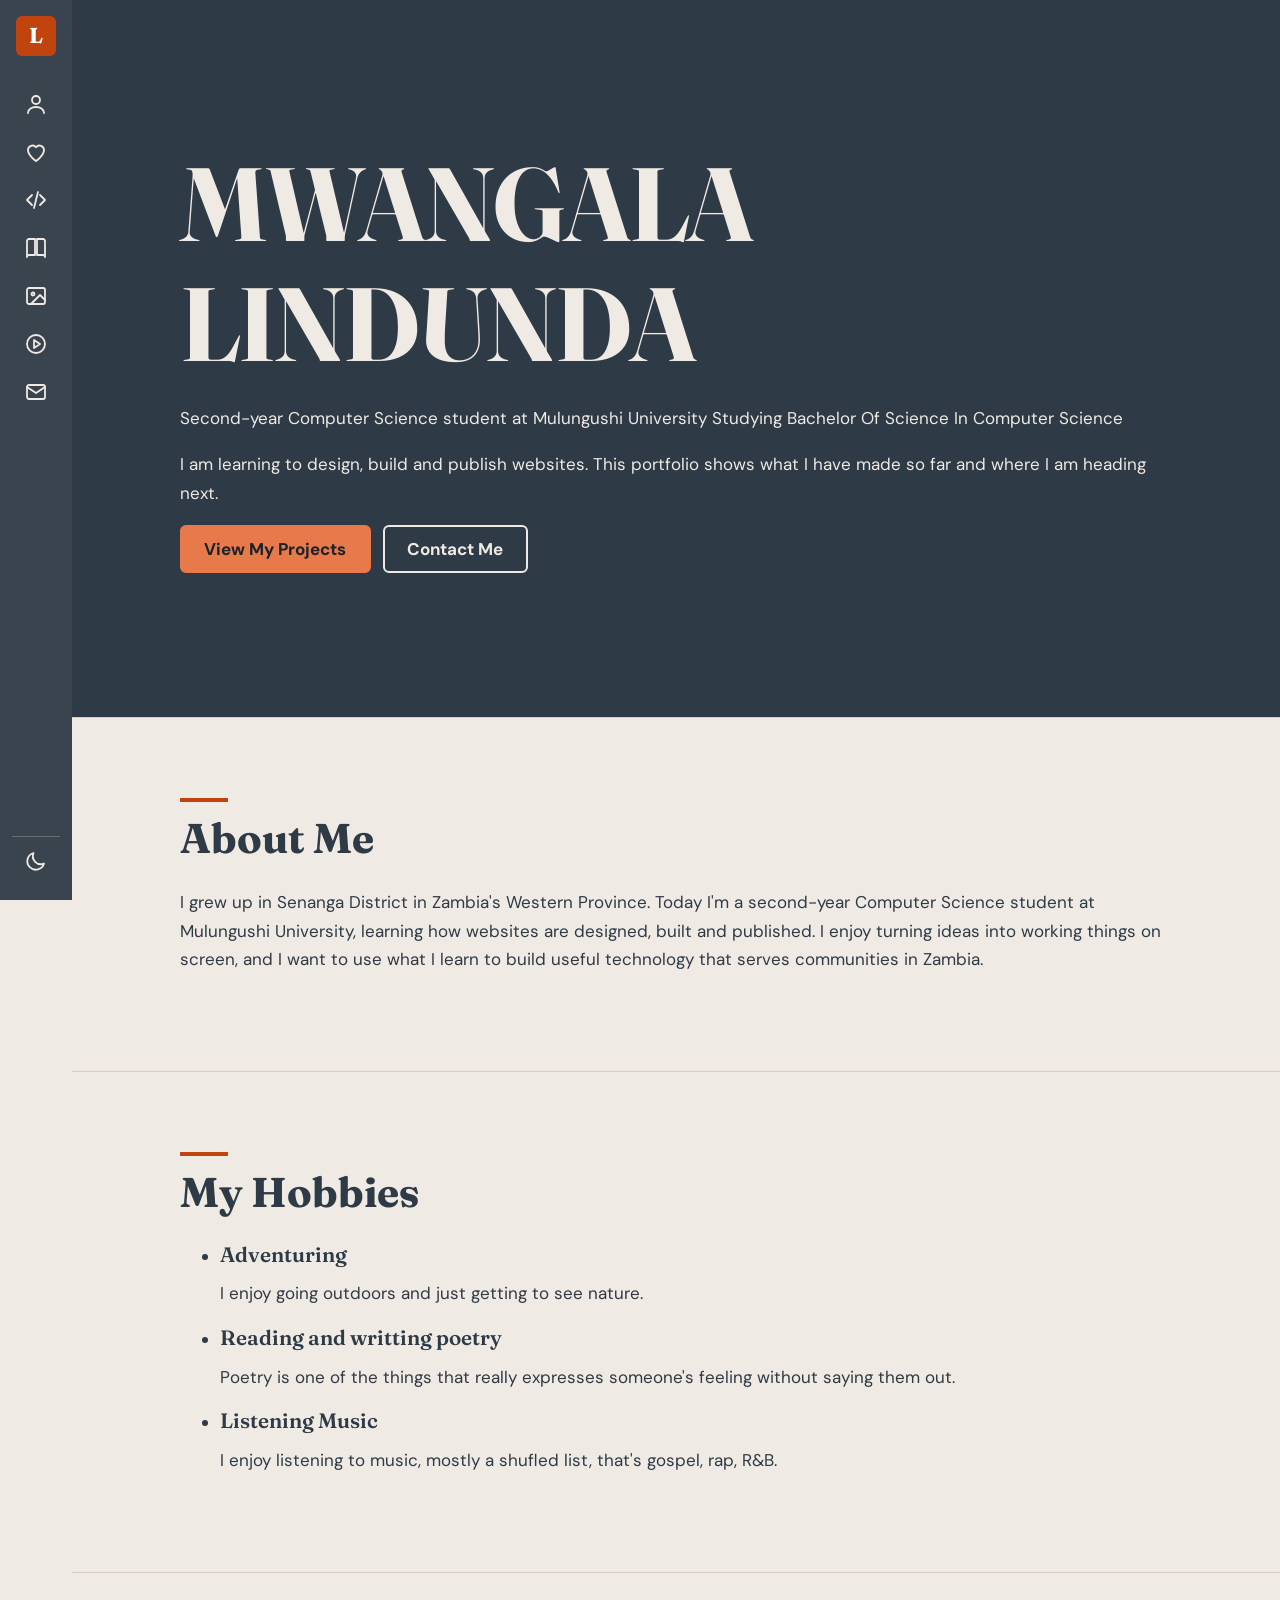
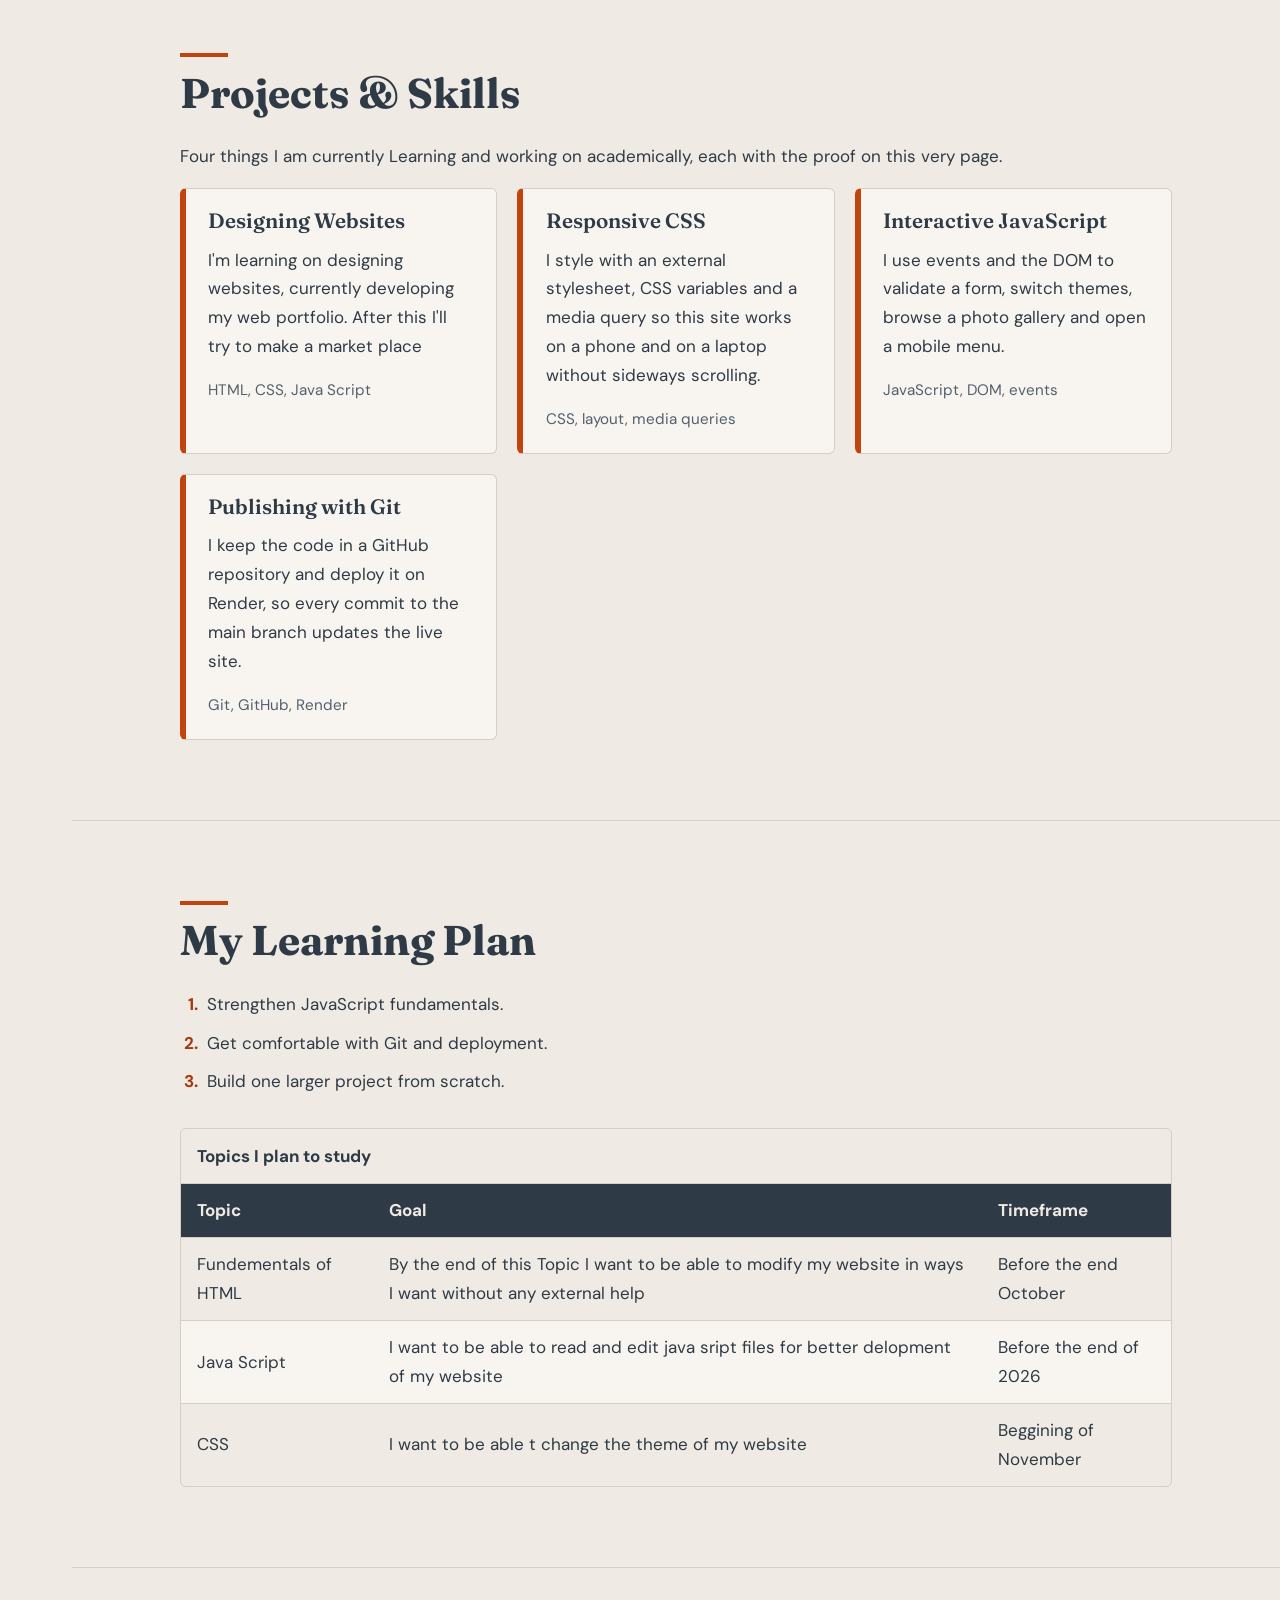
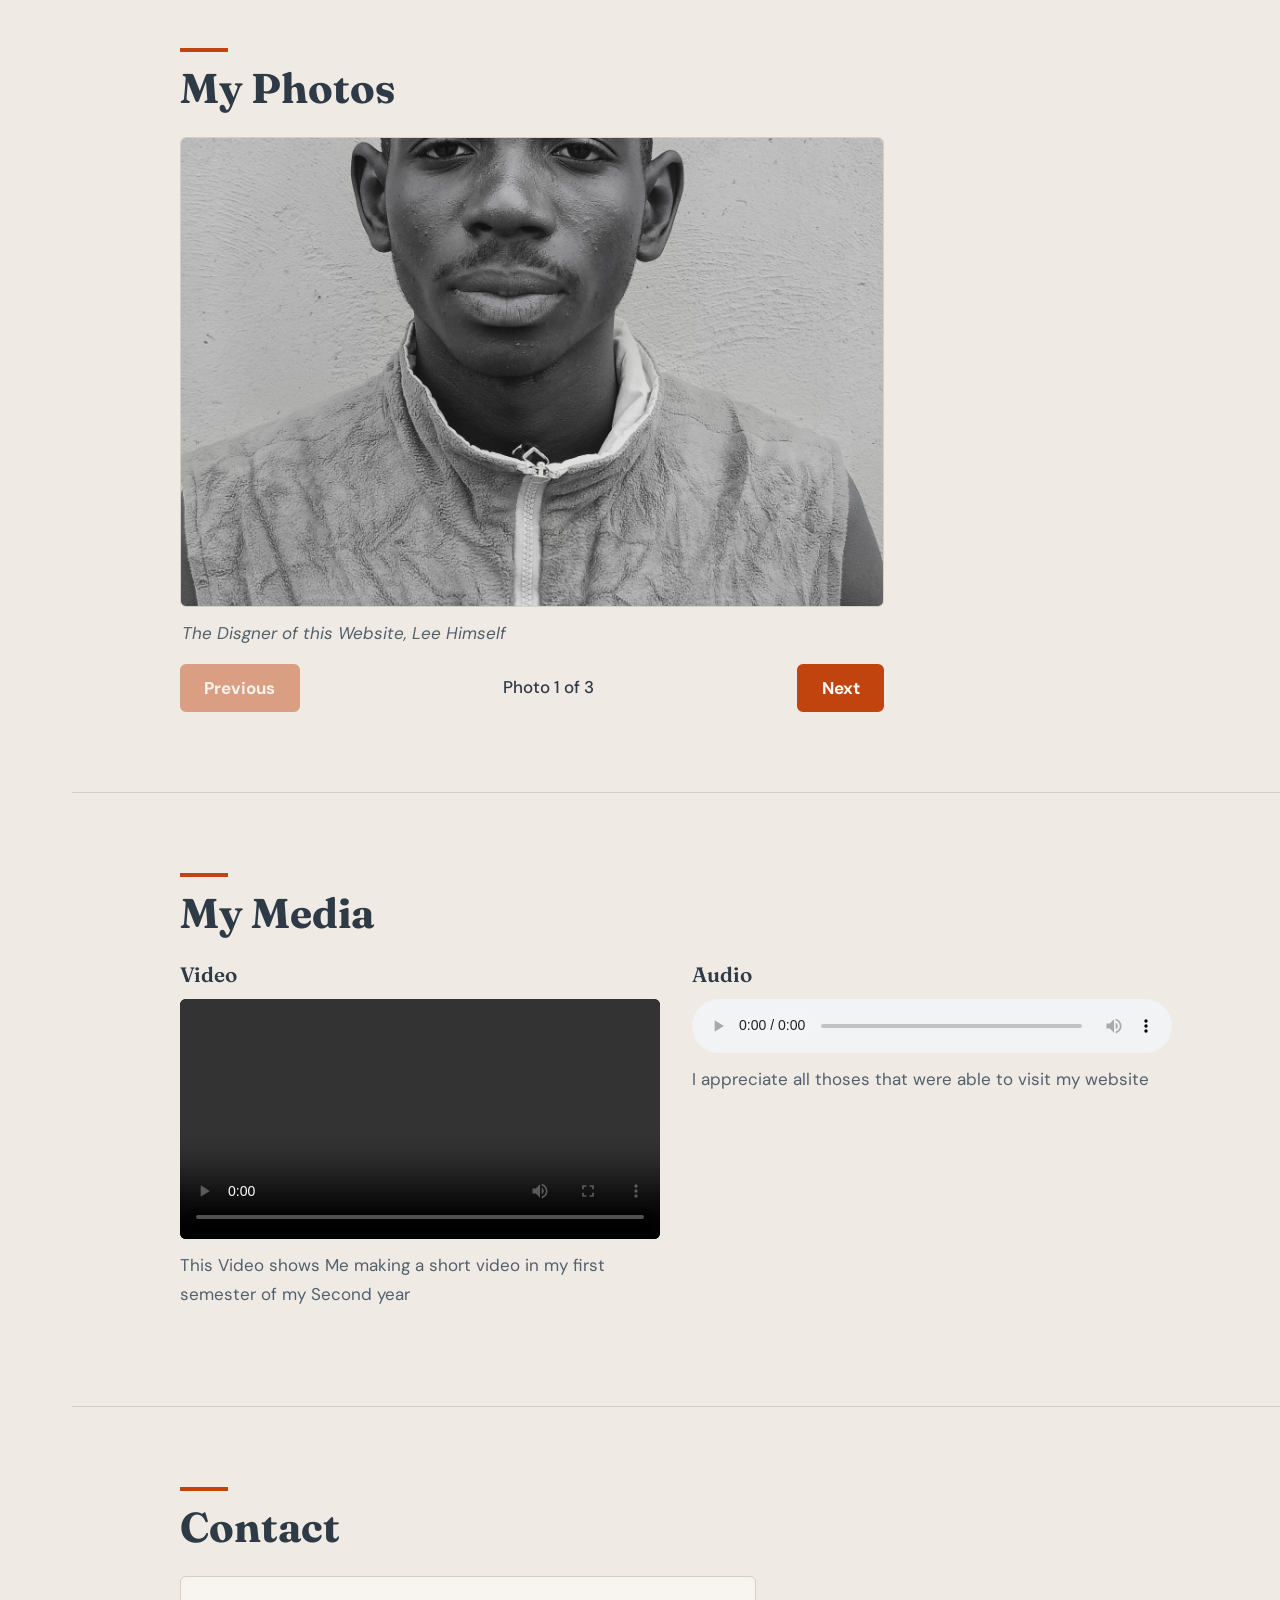
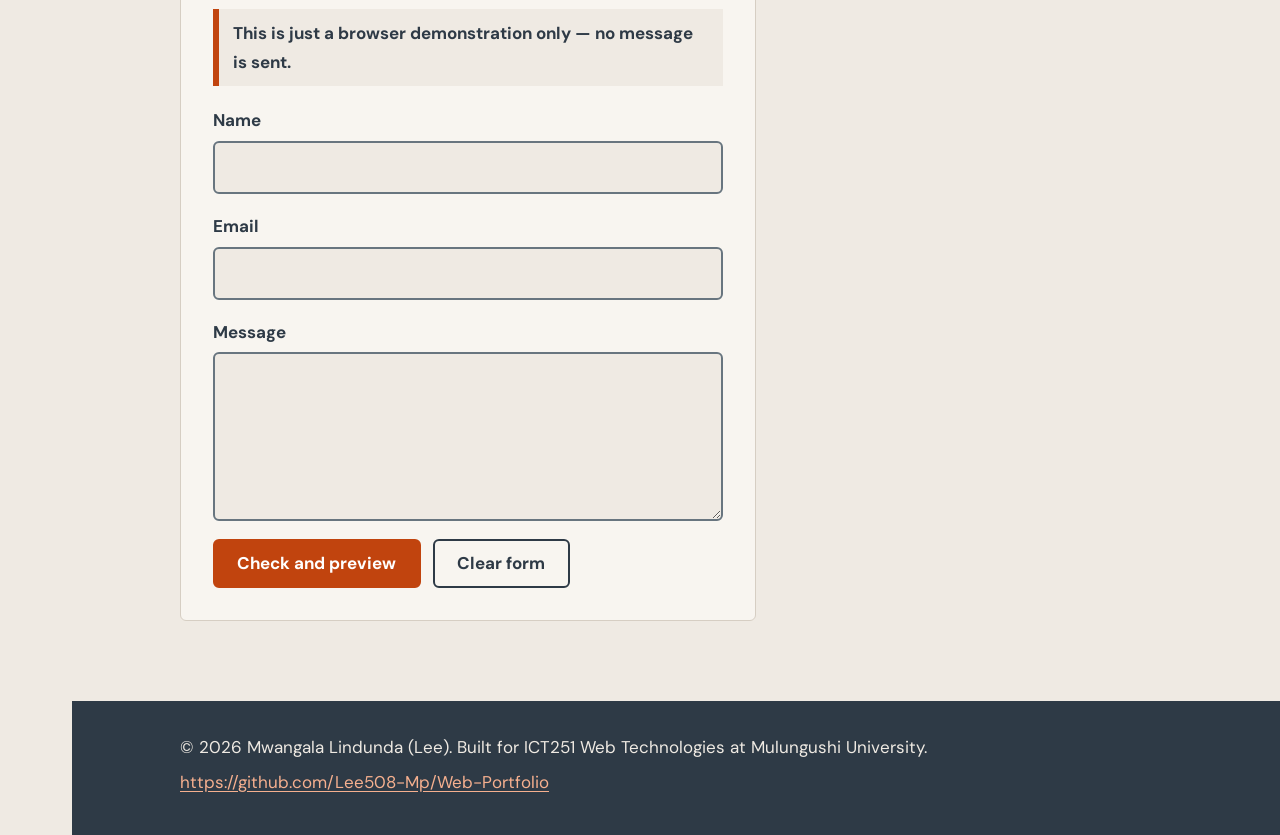
<file: index.html>
<!DOCTYPE html>
<html lang="en">
<head>
  <meta charset="UTF-8">
  <meta name="viewport" content="width=device-width, initial-scale=1">
  <title>Lee | Computer Science Portfolio</title>
  <meta name="description" content="Personal portfolio of a second-year Computer Science student at Mulungushi University.">

  <!-- Fonts: Fraunces (serif headings) + DM Sans (body). The CSS has fallbacks if they fail to load. -->
  <link rel="preconnect" href="https://fonts.googleapis.com">
  <link rel="preconnect" href="https://fonts.gstatic.com" crossorigin>
  <link href="https://fonts.googleapis.com/css2?family=DM+Sans:wght@400;500;700&family=Fraunces:opsz,wght@9..144,600;9..144,700&display=swap" rel="stylesheet">

  <link rel="stylesheet" href="css/styles.css">
  <script src="js/script.js" defer></script>
</head>
<body>

  <!-- Icon sprite: each <symbol> is reused by the nav with <use href="#id"> -->
  <svg width="0" height="0" style="position:absolute" aria-hidden="true" focusable="false">
    <symbol id="i-user" viewBox="0 0 24 24"><circle cx="12" cy="8" r="4"/><path d="M4 21c0-4 4-6 8-6s8 2 8 6"/></symbol>
    <symbol id="i-heart" viewBox="0 0 24 24"><path d="M12 21s-8-5.5-8-11a4.5 4.5 0 0 1 8-2.8A4.5 4.5 0 0 1 20 10c0 5.5-8 11-8 11z"/></symbol>
    <symbol id="i-code" viewBox="0 0 24 24"><polyline points="8 7 3 12 8 17"/><polyline points="16 7 21 12 16 17"/><line x1="14" y1="4" x2="10" y2="20"/></symbol>
    <symbol id="i-book" viewBox="0 0 24 24"><path d="M3 5a2 2 0 0 1 2-2h6v16H5a2 2 0 0 0-2 2z"/><path d="M21 5a2 2 0 0 0-2-2h-6v16h6a2 2 0 0 1 2 2z"/></symbol>
    <symbol id="i-image" viewBox="0 0 24 24"><rect x="3" y="4" width="18" height="16" rx="2"/><circle cx="9" cy="10" r="1.5"/><path d="M21 16l-5-5-9 9"/></symbol>
    <symbol id="i-play" viewBox="0 0 24 24"><circle cx="12" cy="12" r="9"/><polygon points="10 8 16 12 10 16"/></symbol>
    <symbol id="i-mail" viewBox="0 0 24 24"><rect x="3" y="5" width="18" height="14" rx="2"/><polyline points="3 7 12 13 21 7"/></symbol>
    <symbol id="i-moon" viewBox="0 0 24 24"><path d="M20 14.5A8 8 0 0 1 9.5 4 8.5 8.5 0 1 0 20 14.5z"/></symbol>
    <symbol id="i-sun" viewBox="0 0 24 24"><circle cx="12" cy="12" r="4"/><path d="M12 2v2M12 20v2M4.9 4.9l1.4 1.4M17.7 17.7l1.4 1.4M2 12h2M20 12h2M4.9 19.1l1.4-1.4M17.7 6.3l1.4-1.4"/></symbol>
  </svg>

  <a class="skip-link" href="#main">Skip to main content</a>

  <!-- ===== HEADER + NAVIGATION ===== -->
  <header class="site-header">
    <a class="brand" href="#home" aria-label="Back to the top of the page">L</a>

    <!-- Mobile navigation button (hidden on wide screens by CSS) -->
    <button class="nav-toggle" id="nav-toggle" type="button" aria-expanded="false" aria-controls="site-nav">
      <span class="nav-toggle__bars" aria-hidden="true"></span>
      <span class="nav-toggle__label">Menu</span>
    </button>

    <nav class="site-nav" id="site-nav" aria-label="Main navigation">
      <ul>
        <li><a href="#about"><svg class="icon" aria-hidden="true"><use href="#i-user"/></svg><span class="label">About Me</span></a></li>
        <li><a href="#hobbies"><svg class="icon" aria-hidden="true"><use href="#i-heart"/></svg><span class="label">My Hobbies</span></a></li>
        <li><a href="#projects"><svg class="icon" aria-hidden="true"><use href="#i-code"/></svg><span class="label">Projects &amp; Skills</span></a></li>
        <li><a href="#learning"><svg class="icon" aria-hidden="true"><use href="#i-book"/></svg><span class="label">My Learning Plan</span></a></li>
        <li><a href="#photos"><svg class="icon" aria-hidden="true"><use href="#i-image"/></svg><span class="label">My Photos</span></a></li>
        <li><a href="#media"><svg class="icon" aria-hidden="true"><use href="#i-play"/></svg><span class="label">My Media</span></a></li>
        <li><a href="#contact"><svg class="icon" aria-hidden="true"><use href="#i-mail"/></svg><span class="label">Contact</span></a></li>
      </ul>
      <!-- Theme switch (feature 2) -->
      <button class="theme-toggle" id="theme-toggle" type="button">
        <svg class="icon" aria-hidden="true"><use href="#i-moon"/></svg>
        <span class="label" id="theme-label">Dark mode</span>
      </button>
    </nav>
  </header>

  <main id="main" tabindex="-1">

    <!-- ===== INTRODUCTION (hero) ===== -->
    <section id="home" aria-labelledby="hero-title">
      <!-- REPLACE: put your full name in the h1 (keep it the ONLY h1 on the page) -->
      <h1 id="Name">MWANGALA LINDUNDA</h1>
      <p class="Where I am">Second-year Computer Science student at Mulungushi University Studying Bachelor Of Science In Computer Science</p>
      <!-- REPLACE: write your own short introduction -->
      <p class="Currently Doing">I am learning to design, build and publish websites. This portfolio shows what I have made so far and where I am heading next.</p>
      <div class="hero__actions">
        <a class="btn" href="#projects">View My Projects</a>
        <a class="btn btn--ghost" href="#contact">Contact Me</a>
      </div>
    </section>

    <!-- ===== ABOUT ME ===== -->
    <section id="about" aria-labelledby="about-title">
      <h2 id="Short Summary about Me">About Me</h2>
      <!-- REPLACE: paste your own Activity 2 About Me paragraph (at least 50 words) -->
      <p>I grew up in Senanga District in Zambia's Western Province. Today I'm a second-year Computer Science student at Mulungushi University, learning how websites are designed, built and published. I enjoy turning ideas into working things on screen, and I want to use what I learn to build useful technology that serves communities in Zambia.</p>
    </section>

    <!-- ===== HOBBIES ===== -->
    <section id="hobbies" aria-labelledby="hobbies-title">
      <h2 id="hobbies-title">My Hobbies</h2>
      <!-- REPLACE: your three hobbies from Activity 2 -->
      <ul class="Top 3 Hobbies-list">
        <li>
          <h3>Adventuring</h3>
          <p>I enjoy going outdoors and just getting to see nature.</p>
        </li>
        <li>
          <h3>Reading and writting poetry</h3>
          <p>Poetry is one of the things that really expresses someone's feeling without saying them out.</p>
        </li>
        <li>
          <h3>Listening Music</h3>
          <p>I enjoy listening to music, mostly a shufled list, that's gospel, rap, R&B.</p>
        </li>
      </ul>
    </section>

    <!-- ===== PROJECTS / SKILLS (new for Activity 3) ===== -->
    <section id="projects" aria-labelledby="projects-title">
      <h2 id="Things I'm currently working on">Projects &amp; Skills</h2>
      <p>Four things I am currently Learning and working on academically, each with the proof on this very page.</p>
      <div class="project-grid">
        <article class="project">
          <h3>Designing Websites</h3>
          <p>I'm learning on designing websites, currently developing my web portfolio. After this I'll try to make a market place</p>
          <p class="project__tags">HTML, CSS, Java Script</p>
        </article>
        <article class="project">
          <h3>Responsive CSS</h3>
          <p>I style with an external stylesheet, CSS variables and a media query so this site works on a phone and on a laptop without sideways scrolling.</p>
          <p class="project__tags">CSS, layout, media queries</p>
        </article>
        <article class="project">
          <h3>Interactive JavaScript</h3>
          <p>I use events and the DOM to validate a form, switch themes, browse a photo gallery and open a mobile menu.</p>
          <p class="project__tags">JavaScript, DOM, events</p>
        </article>
        <article class="project">
          <h3>Publishing with Git</h3>
          <p>I keep the code in a GitHub repository and deploy it on Render, so every commit to the main branch updates the live site.</p>
          <p class="project__tags">Git, GitHub, Render</p>
        </article>
      </div>
    </section>

    <!-- ===== LEARNING PLAN ===== -->
    <section id="learning" aria-labelledby="learning-title">
      <h2 id="learning-title">My Learning Plan</h2>
      <!-- REPLACED: three learning steps from Activity 2 -->
      <ol class="steps">
        <li>Strengthen JavaScript fundamentals.</li>
        <li>Get comfortable with Git and deployment.</li>
        <li>Build one larger project from scratch.</li>
      </ol>
      <!-- REPLACE: keep at least three data rows; use your own topics -->
      <div class="table-wrap">
        <table>
          <caption>Topics I plan to study</caption>
          <thead>
            <tr>
              <th scope="col">Topic</th>
              <th scope="col">Goal</th>
              <th scope="col">Timeframe</th>
            </tr>
          </thead>
          <tbody>
            <tr>
              <td>Fundementals of HTML</td>
              <td>By the end of this Topic I want to be able to modify my website in ways I want without any external help</td>
              <td>Before the end October</td>
            </tr>
            <tr>
              <td>Java Script</td>
              <td>I want to be able to read and edit java sript files for better delopment of my website</td>
              <td>Before the end of 2026</td>
            </tr>
            <tr>
              <td>CSS</td>
              <td>I want to be able t change the theme of my website</td>
              <td>Beggining of November</td>
            </tr>
          </tbody>
        </table>
      </div>
    </section>

    <!-- ===== PHOTOS + GALLERY VIEWER (feature 3) ===== -->
    <section id="photos" aria-labelledby="photos-title">
      <h2 id="photos-title">My Photos</h2>
      <!-- REPLACE: src, alt and caption for each of your three photos. Filenames must match the images folder exactly (lowercase). -->
      <div class="gallery" id="gallery">
        <figure class="gallery__item is-active">
          <img src="images/photo1.jpg" alt="[Caption describes whats in the photo]">
          <figcaption>The Disgner of this Website, Lee Himself</figcaption>
        </figure>
        <figure class="gallery__item">
          <img src="images/photo2.jpg" alt="[Described how I was feeling in this photo]">
          <figcaption>I'm a happy Human being</figcaption>
        </figure>
        <figure class="gallery__item">
          <img src="images/photo3.jpg" alt="[Describe what is in photo 3]">
          <figcaption>Always put a smile on your face </figcaption>
        </figure>

        <div class="gallery__controls">
          <button class="btn" id="gallery-prev" type="button">Previous</button>
          <p class="gallery__status" id="gallery-status" aria-live="polite">Photo 1 of 3</p>
          <button class="btn" id="gallery-next" type="button">Next</button>
        </div>
      </div>
    </section>

    <!-- ===== MEDIA ===== -->
    <section id="media" aria-labelledby="media-title">
      <h2 id="media-title">My Media</h2>
      <div class="media-grid">
        <div class="media-item">
          <h3>Video</h3>
          <!-- REPLACE: your Activity 2 video filename. No autoplay. -->
          <video controls preload="metadata" playsinline>
            <source src="videos/intro.mp4" type="video/mp4">
            Your browser does not support the video element.
          </video>
          <p>This Video shows Me making a short video in my first semester of my Second year</p>
        </div>
        <div class="media-item">
          <h3>Audio</h3>
          <!-- REPLACE: your Activity 2 audio filename (audio also lives in the videos folder). -->
          <audio controls preload="metadata">
            <source src="videos/voice.mp3" type="audio/mpeg">
            Your browser does not support the audio element.
          </audio>
          <p>I appreciate all thoses that were able to visit my website</p>
        </div>
      </div>
    </section>

    <!-- ===== CONTACT FORM + VALIDATION (compulsory feature) ===== -->
    <section id="contact" aria-labelledby="contact-title">
      <h2 id="contact-title">Contact</h2>
      <!-- novalidate turns off the browser's own pop-ups so our JavaScript messages show instead.
           The required attributes stay for accessibility and as a hint to assistive technology. -->
      <form id="contact-form" novalidate>
        <p class="demo-note">This is just a browser demonstration only — no message is sent.</p>

        <div class="field">
          <label for="contact-name">Name</label>
          <input type="text" id="contact-name" name="name" autocomplete="name" required aria-describedby="name-error">
          <p class="field-error" id="name-error"></p>
        </div>

        <div class="field">
          <label for="contact-email">Email</label>
          <input type="email" id="contact-email" name="email" autocomplete="email" required aria-describedby="email-error">
          <p class="field-error" id="email-error"></p>
        </div>

        <div class="field">
          <label for="contact-message">Message</label>
          <textarea id="contact-message" name="message" rows="5" required aria-describedby="message-error"></textarea>
          <p class="field-error" id="message-error"></p>
        </div>

        <p class="form-status" id="form-status" role="status"></p>

        <div class="form-actions">
          <button class="btn" type="submit">Check and preview</button>
          <button class="btn btn--ghost" type="reset">Clear form</button>
        </div>
      </form>

      <div class="preview" id="form-preview" tabindex="-1" hidden></div>
    </section>

  </main>

  <footer class="site-footer">
    <p>&copy; 2026 Mwangala Lindunda (Lee). Built for ICT251 Web Technologies at Mulungushi University.</p>
    <!-- REPLACE: put your real GitHub username and repository name -->
    <p><a href="https://github.com/Lee508-Mp/Web-Portfolio" target="_blank" rel="noopener">https://github.com/Lee508-Mp/Web-Portfolio</a></p>
  </footer>

</body>
</html>
</file>
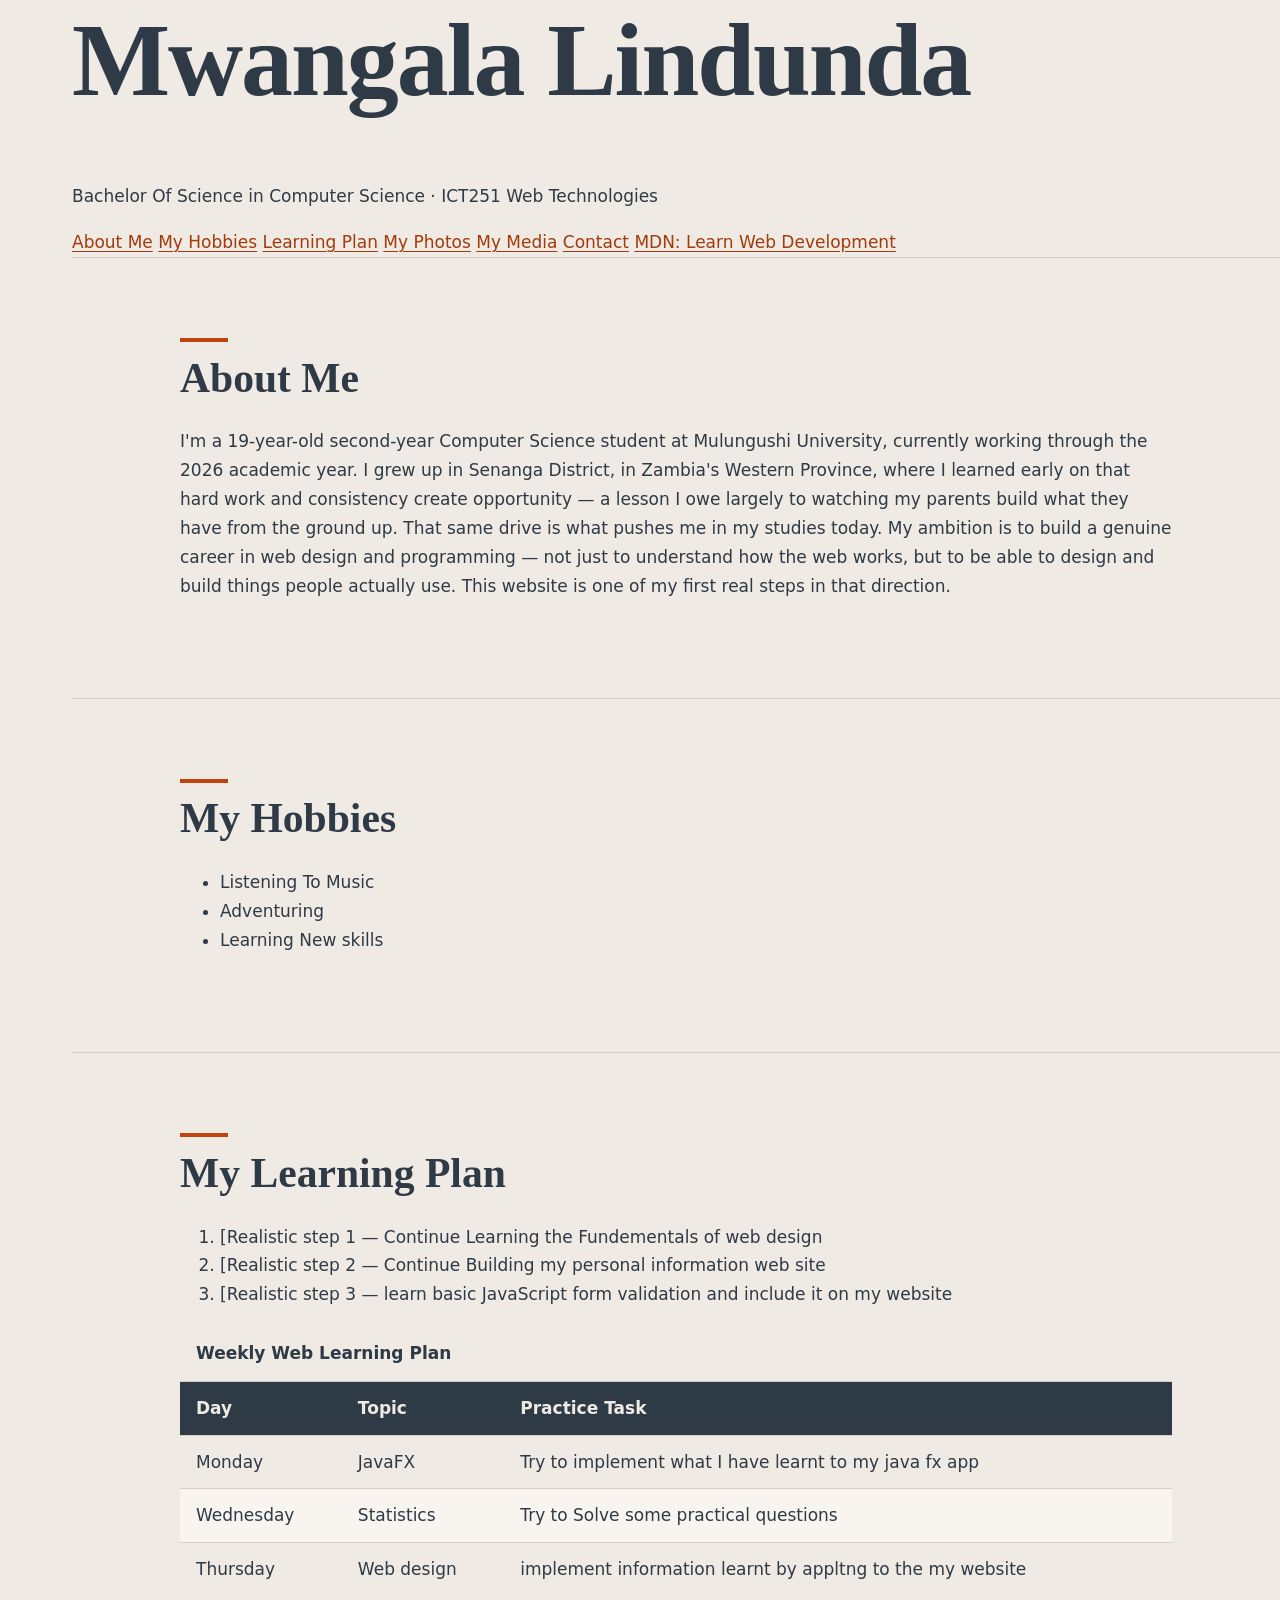
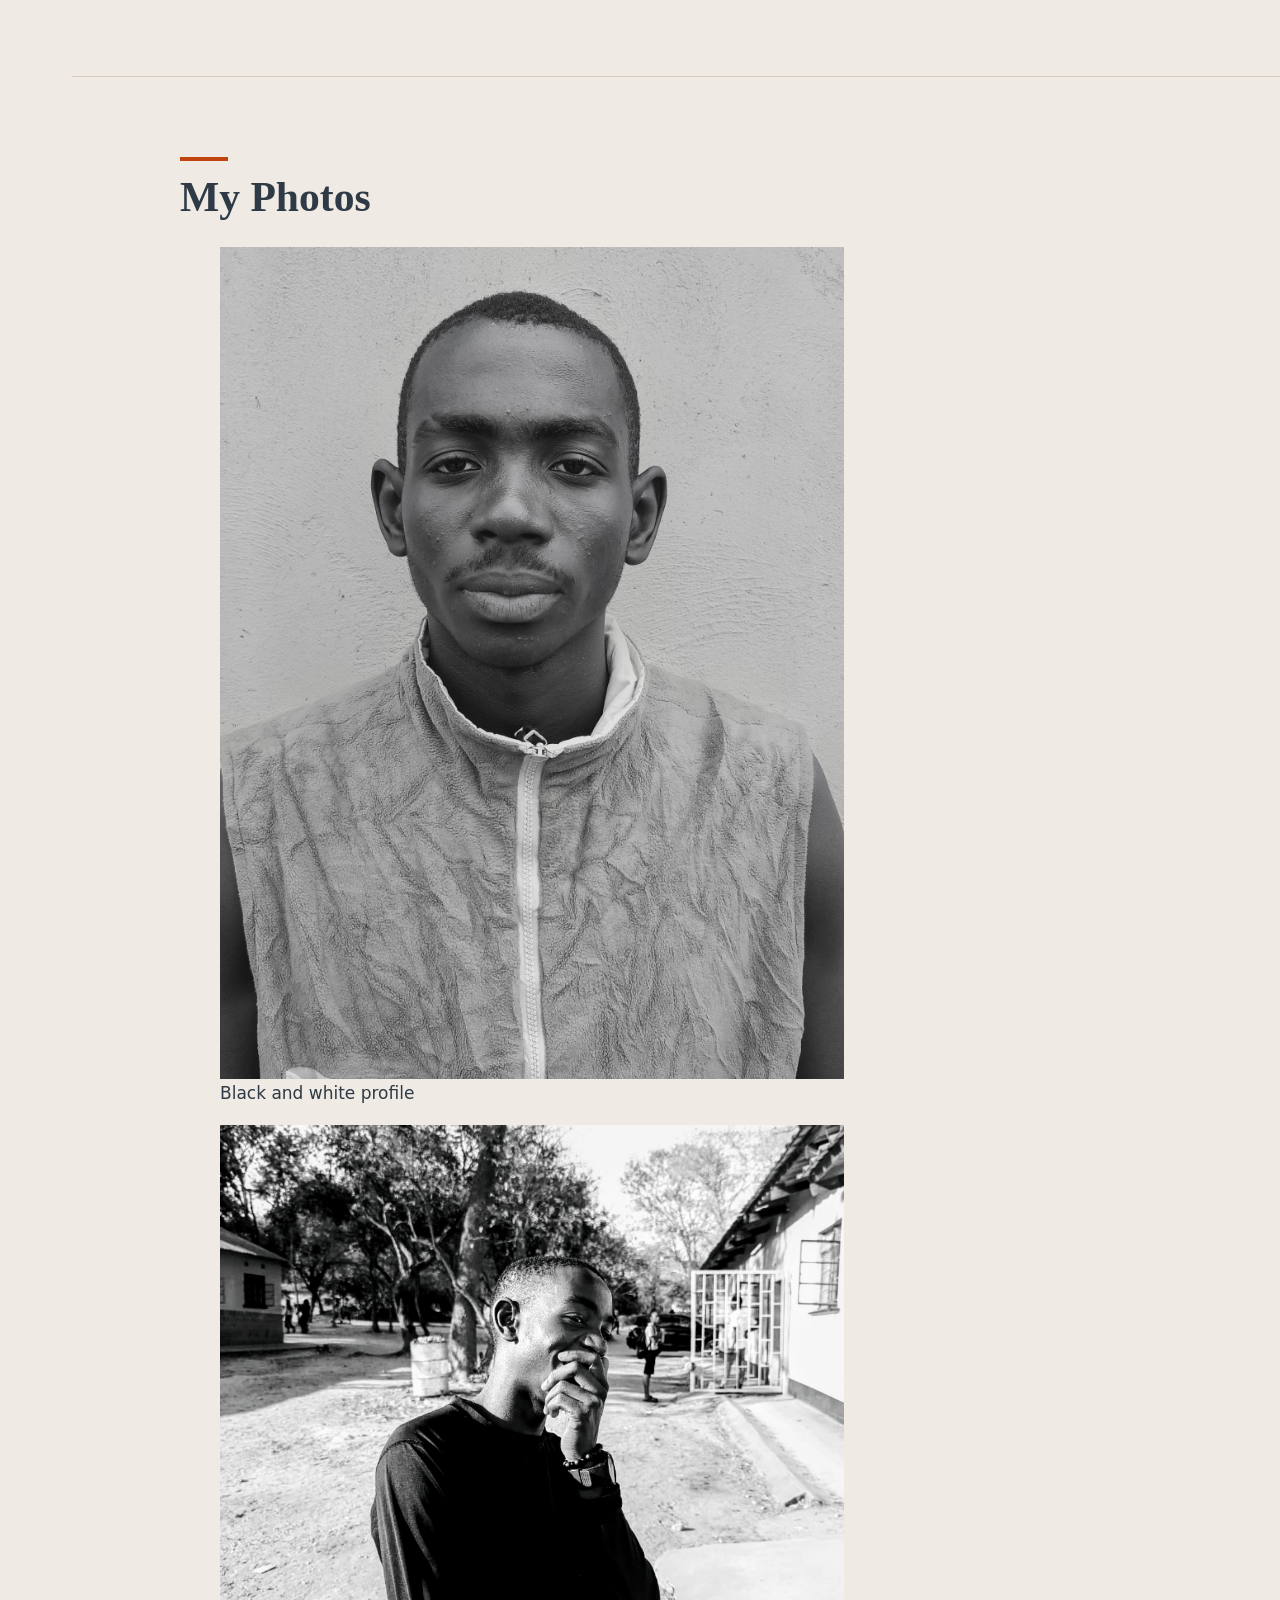
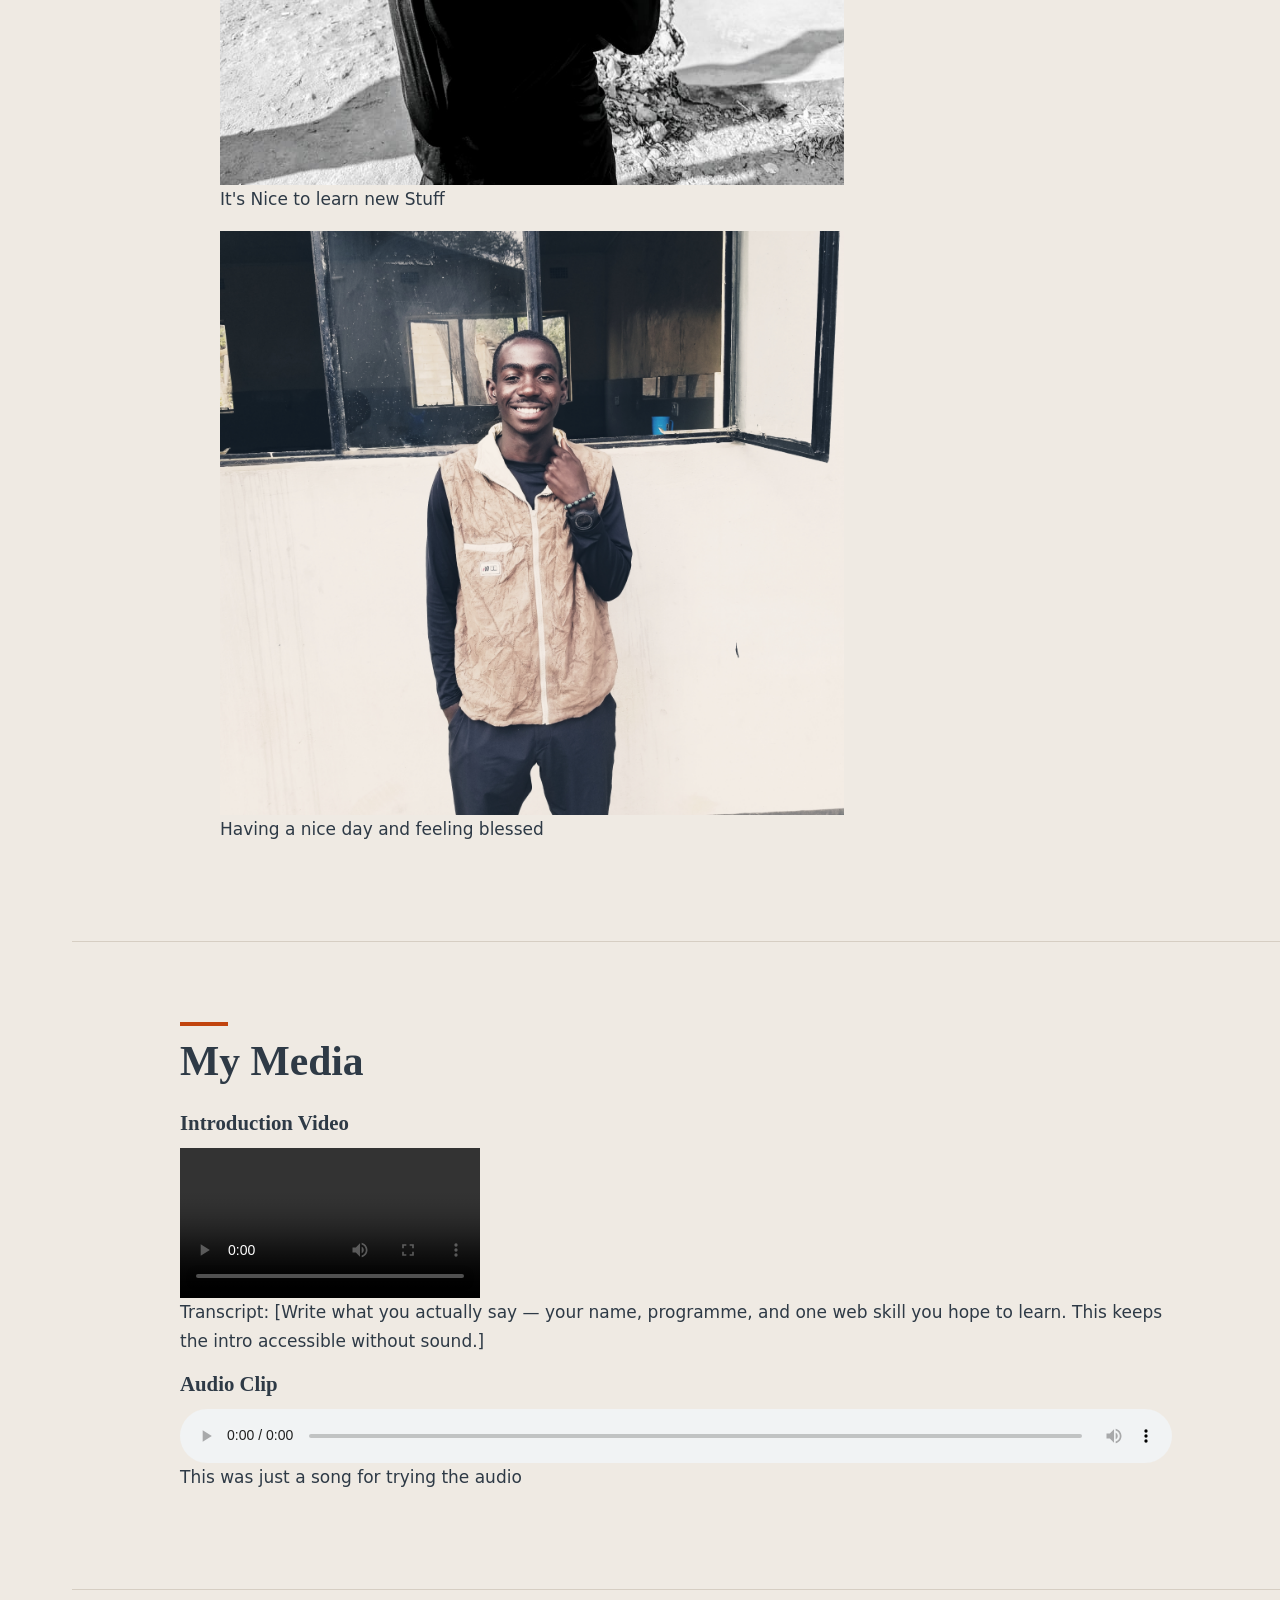
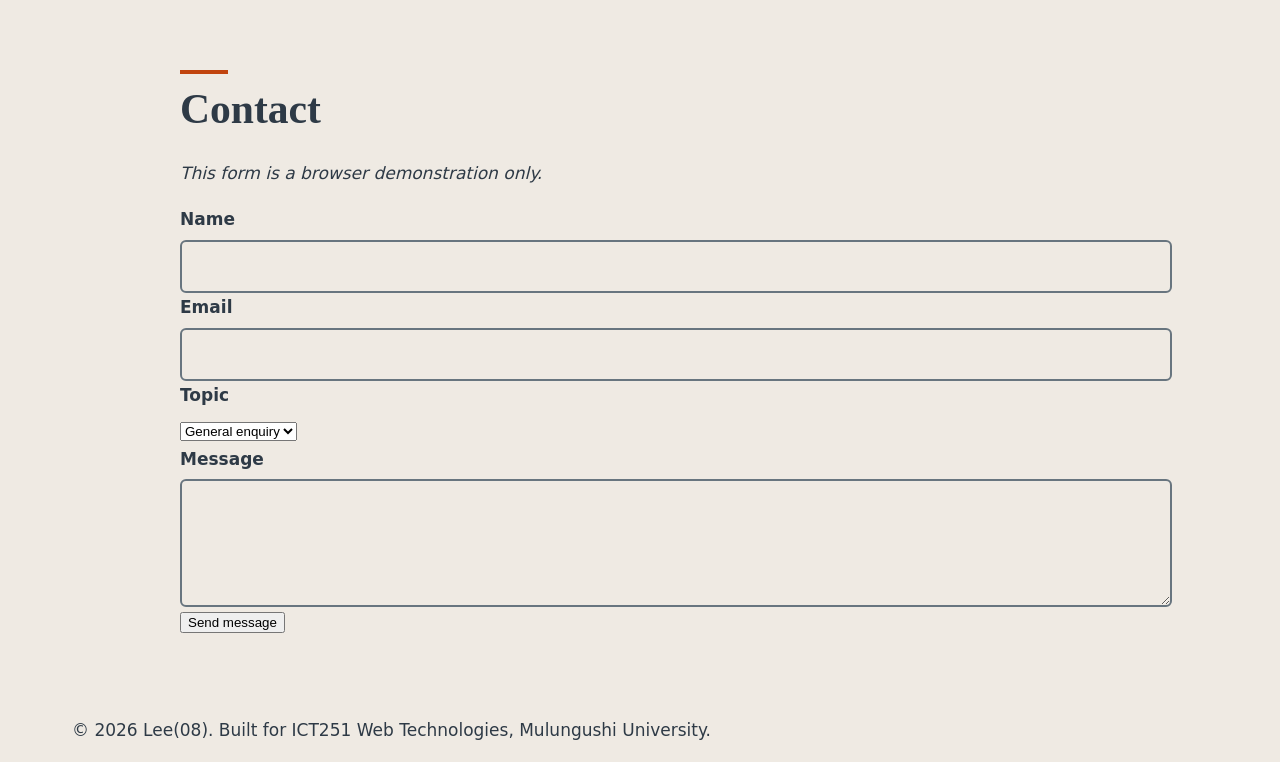
<file: Activity1_backup.html.html>
<!DOCTYPE html>
<html lang="en">
<head>
  <meta charset="UTF-8">
  <meta name="viewport" content="width=device-width, initial-scale=1.0">
  <title>MWANGALA LINDUNDA — Web Technologies Student</title>
  <link rel="stylesheet" href="css/styles.css">
</head>
<body>

  <header>
    <h1>Mwangala Lindunda</h1>
    <p>Bachelor Of Science in Computer Science · ICT251 Web Technologies</p>
  </header>

  <nav>
    <a href="#about">About Me</a>
    <a href="#hobbies">My Hobbies</a>
    <a href="#plan">Learning Plan</a>
    <a href="#photos">My Photos</a>
    <a href="#media">My Media</a>
    <a href="#contact">Contact</a>
    <a href="https://developer.mozilla.org/en-US/docs/Learn_web_development" target="_blank" rel="noopener">MDN: Learn Web Development</a>
  </nav>

  <main>

    <section id="about" class="content-section">
      <h2>About Me</h2>
      <p>
  I'm a 19-year-old second-year Computer Science student at Mulungushi University,
  currently working through the 2026 academic year. I grew up in Senanga District,
  in Zambia's Western Province, where I learned early on that hard work and
  consistency create opportunity — a lesson I owe largely to watching my parents
  build what they have from the ground up. That same drive is what pushes me in
  my studies today. My ambition is to build a genuine career in web design and
  programming — not just to understand how the web works, but to be able to
  design and build things people actually use. This website is one of my first
  real steps in that direction.
</p>
    </section>

    <section id="hobbies" class="content-section">
      <h2>My Hobbies</h2>
      <ul>
        <li>Listening To Music</li>
        <li>Adventuring</li>
        <li>Learning New skills</li>
      </ul>
    </section>

    <section id="plan" class="content-section">
      <h2>My Learning Plan</h2>
      <ol>
        <li>[Realistic step 1 — Continue Learning the Fundementals of web design</li>
        <li>[Realistic step 2 — Continue Building my personal information web site</li>
        <li>[Realistic step 3 — learn basic JavaScript form validation and include it on my website</li>
      </ol>

      <table>
        <caption>Weekly Web Learning Plan</caption>
        <thead>
          <tr><th>Day</th><th>Topic</th><th>Practice Task</th></tr>
        </thead>
        <tbody>
          <tr><td>Monday</td><td>JavaFX</td><td>Try to implement what I have learnt to my java fx app</td></tr>
          <tr><td>Wednesday</td><td>Statistics</td><td>Try to Solve some practical questions</td></tr>
          <tr><td>Thursday</td><td>Web design</td><td>implement information learnt by appltng to the my website</td></tr>
        </tbody>
      </table>
    </section>

    <section id="photos" class="content-section">
      <h2>My Photos</h2>
      <div class="gallery">
        <figure>
          <img src="images/photo1.jpg" alt="Just me in my second year on a normal Sunday">
          <figcaption>Black and white profile</figcaption>
        </figure>
        <figure>
          <img src="images/photo2.jpg" alt="Me Imaginig how I'll apply the knowledge I have learnt">
          <figcaption>It's Nice to learn new Stuff</figcaption>
        </figure>
        <figure>
          <img src="images/photo3.jpg" alt="I have a lot of resons to always keep my smile">
          <figcaption>Having a nice day and feeling blessed</figcaption>
        </figure>
      </div>
    </section>

    <section id="media" class="content-section">
      <h2>My Media</h2>

      <h3>Introduction Video</h3>
      <video controls src="videos/intro.mp4">
        Your browser does not support the video tag.
      </video>
      <p>
        Transcript: [Write what you actually say — your name, programme,
        and one web skill you hope to learn. This keeps the intro accessible
        without sound.]
      </p>

      <h3>Audio Clip</h3>
      <audio controls src="videos/voice.mp3">
        Your browser does not support the audio element.
      </audio>
      <p>This was just a song for trying the audio</p>
    </section>

    <section id="contact" class="content-section">
      <h2>Contact</h2>
      <p><em>This form is a browser demonstration only.</em></p>
      <form action="#">
        <label for="name">Name</label>
        <input type="text" id="name" name="name" required>

        <label for="email">Email</label>
        <input type="email" id="email" name="email" required>

        <label for="topic">Topic</label>
        <select id="topic" name="topic">
          <option value="general">General enquiry</option>
          <option value="feedback">Feedback</option>
          <option value="collaboration">Collaboration</option>
        </select>

        <label for="message">Message</label>
        <textarea id="message" name="message" required></textarea>

        <button type="submit">Send message</button>
      </form>
    </section>

  </main>

  <footer>
    <p>&copy; 2026 Lee(08). Built for ICT251 Web Technologies, Mulungushi University.</p>
  </footer>

</body>
</html>
</file>
<file: css/styles.css>
/* ==========================================================
   ICT251 Activity 3 | Rust & Slate portfolio
   Sections: 1 Tokens  2 Base  3 Layout  4 Components
             5 Navigation  6 Form  7 Footer  8 Wide screens
   ========================================================== */

/* ---------- 1. Design tokens (CSS variables) ----------
   Every colour lives here. The dark theme only re-declares
   the variables, so the JavaScript theme switch needs to do
   one thing: set data-theme="dark" on <html>. */
:root {
  --ink: #2E3A46;          /* slate */
  --paper: #EFEAE3;        /* warm paper */
  --accent: #C1440E;       /* rust */

  --bg: var(--paper);
  --surface: #F8F5F0;
  --text: var(--ink);
  --muted: #52606D;
  --line: #D6CEC3;
  --field-border: #68757F;
  --link: #A33A0B;          /* darker rust: 5.9:1 on paper, passes AA for text */
  --focus: #A33A0B;
  --error: #B3261E;

  --btn-bg: var(--accent);
  --btn-text: #FFFFFF;
  --btn-hover: #9E3509;

  --hero-bg: #2E3A46;
  --hero-text: #EFEAE3;
  --nav-bg: rgba(46, 58, 70, 0.94);
  --nav-text: #EFEAE3;
  --nav-focus: #F6B08F;
  --footer-bg: #2E3A46;
  --footer-link: #F6B08F;

  --rail: 72px;             /* collapsed icon rail width */
  --rail-open: 240px;       /* expanded rail width */
  --radius: 6px;

  --font-head: "Fraunces", Georgia, "Times New Roman", serif;
  --font-body: "DM Sans", system-ui, -apple-system, "Segoe UI", Roboto, sans-serif;
}

:root[data-theme="dark"] {
  --bg: #1A222A;
  --surface: #232D37;
  --text: #EFEAE3;
  --muted: #B4BDC6;
  --line: #34414D;
  --field-border: #8A97A3;
  --link: #F0946B;
  --focus: #F0946B;
  --error: #FF8A80;

  --btn-bg: #E8794A;
  --btn-text: #1A222A;
  --btn-hover: #F0946B;

  --hero-bg: #0F151B;
  --nav-bg: rgba(10, 14, 18, 0.94);
  --footer-bg: #0F151B;
}

/* ---------- 2. Base (element selectors) ---------- */
*, *::before, *::after { box-sizing: border-box; }

html {
  scroll-behavior: smooth;
  scroll-padding-top: 5rem;
}

body {
  margin: 0;
  font-family: var(--font-body);
  font-size: 1.0625rem;
  line-height: 1.7;
  color: var(--text);
  background: var(--bg);
  overflow-wrap: break-word;
}

h1, h2, h3 {
  font-family: var(--font-head);
  line-height: 1.15;
  margin: 0 0 0.6em;
}

h1 { font-size: clamp(3rem, 11vw, 6.5rem); letter-spacing: -0.02em; font-weight: 700; }
h2 { font-size: clamp(1.9rem, 4.5vw, 2.6rem); font-weight: 700; }
h3 { font-size: 1.3rem; font-weight: 600; }

p { margin: 0 0 1em; }

a {
  color: var(--link);
  text-underline-offset: 0.2em;
}
a:hover { text-decoration-thickness: 3px; }

/* Flexible media: never wider than the screen */
img, video { display: block; max-width: 100%; height: auto; }
audio { display: block; width: 100%; }

/* Visible keyboard focus everywhere */
:focus-visible {
  outline: 3px solid var(--focus);
  outline-offset: 3px;
}

[hidden] { display: none !important; }

.skip-link {
  position: absolute;
  left: 1rem;
  top: -4rem;
  z-index: 100;
  padding: 0.6rem 1rem;
  background: var(--btn-bg);
  color: var(--btn-text);
  font-weight: 700;
}
.skip-link:focus { top: 1rem; }

main:focus { outline: none; }

@media (prefers-reduced-motion: reduce) {
  html { scroll-behavior: auto; }
  * { transition: none !important; }
}

/* ---------- 3. Layout ----------
   Each section is full-width (so its background and border span the
   screen), but its padding keeps the text in a centred 62rem column. */
main section {
  padding-block: clamp(2.5rem, 7vw, 5rem);
  padding-inline: max(clamp(1rem, 5vw, 3rem), calc((100% - 62rem) / 2));
  border-top: 1px solid var(--line);
}

main section > h2::before {
  content: "";
  display: block;
  width: 3rem;
  height: 4px;
  margin-bottom: 0.8rem;
  background: var(--accent);
}

/* Id selector: the introduction gets its own slate block */
#home {
  padding-block: clamp(4rem, 18vh, 9rem);
  border-top: 0;
  background: var(--hero-bg);
  color: var(--hero-text);
}
#home h1 { margin-bottom: 0.2em; }
#home .hero__programme {
  font-size: 1.25rem;
  color: #D8D2C8;
  margin-bottom: 1.5rem;
}
#home .hero__intro {
  max-width: 38rem;
  font-size: 1.2rem;
  margin-bottom: 2rem;
}

/* ---------- 4. Components ---------- */

/* Buttons (class selector). 44px minimum height for easy tapping. */
.btn {
  display: inline-block;
  min-height: 44px;
  padding: 0.7rem 1.4rem;
  border: 2px solid var(--btn-bg);
  border-radius: var(--radius);
  background: var(--btn-bg);
  color: var(--btn-text);
  font: inherit;
  font-weight: 700;
  line-height: 1.3;
  text-align: center;
  text-decoration: none;
  cursor: pointer;
  transition: background-color 0.15s, color 0.15s;
}
.btn:hover {
  background: var(--btn-hover);
  border-color: var(--btn-hover);
}
.btn--ghost {
  background: transparent;
  color: var(--text);
  border-color: var(--text);
}
.btn--ghost:hover {
  background: var(--text);
  border-color: var(--text);
  color: var(--bg);
}
.btn:disabled {
  opacity: 0.45;
  cursor: not-allowed;
}

.hero__actions {
  display: flex;
  flex-wrap: wrap;
  gap: 0.75rem;
}
/* Buttons on the slate block use a lighter rust so they stand out */
#home .btn { background: #E8794A; border-color: #E8794A; color: #1A222A; }
#home .btn:hover { background: #F0946B; border-color: #F0946B; }
#home .btn--ghost { background: transparent; border-color: #EFEAE3; color: #EFEAE3; }
#home .btn--ghost:hover { background: #EFEAE3; color: #1A222A; }
#home :focus-visible { outline-color: #F6B08F; }

/* Hobbies: a plain ruled list rather than boxes */
.hobby-list {
  list-style: none;
  margin: 0;
  padding: 0;
  display: grid;
  gap: 0 2rem;
  grid-template-columns: repeat(auto-fit, minmax(min(100%, 16rem), 1fr));
}
.hobby-list li {
  padding: 1rem 0 0.5rem;
  border-top: 2px solid var(--text);
}

/* Projects: consistent panels with a rust edge (box model: padding, border, margin) */
.project-grid {
  display: grid;
  gap: 1.25rem;
  grid-template-columns: repeat(auto-fit, minmax(min(100%, 18rem), 1fr));
}
.project {
  padding: 1.25rem 1.4rem;
  border: 1px solid var(--line);
  border-left: 6px solid var(--accent);
  border-radius: var(--radius);
  background: var(--surface);
}
.project p:last-child { margin-bottom: 0; }
.project__tags {
  font-size: 0.95rem;
  color: var(--muted);
}

/* Learning plan */
.steps { padding-left: 1.4rem; margin: 0 0 2rem; max-width: 40rem; }
.steps li { margin-bottom: 0.6rem; padding-left: 0.3rem; }
.steps li::marker { color: var(--link); font-weight: 700; }

.table-wrap {
  overflow-x: auto;           /* if a table is ever too wide, only this box scrolls */
  border: 1px solid var(--line);
  border-radius: var(--radius);
}
table { width: 100%; border-collapse: collapse; }
caption {
  padding: 0.8rem 1rem;
  text-align: left;
  font-weight: 700;
}
th, td {
  padding: 0.75rem 1rem;
  text-align: left;
  border-top: 1px solid var(--line);
}
thead th {
  background: var(--hero-bg);
  color: var(--hero-text);
}
tbody tr:nth-child(even) { background: var(--surface); }

/* Gallery (feature 3). Without JavaScript all photos show; with it, one at a time. */
.gallery { max-width: 44rem; }
.gallery__item { margin: 0 0 1.5rem; }
.js .gallery__item { display: none; margin: 0; }
.js .gallery__item.is-active { display: block; }
.gallery__item img {
  width: 100%;
  aspect-ratio: 3 / 2;
  object-fit: cover;
  border: 1px solid var(--line);
  border-radius: var(--radius);
}
.gallery__item figcaption {
  padding: 0.75rem 0.1rem 0;
  color: var(--muted);
  font-style: italic;
}
.gallery__controls {
  display: flex;
  align-items: center;
  justify-content: space-between;
  gap: 1rem;
  margin-top: 1rem;
}
.gallery__status { margin: 0; font-weight: 500; text-align: center; }

/* Media */
.media-grid {
  display: grid;
  gap: 2rem;
  grid-template-columns: repeat(auto-fit, minmax(min(100%, 20rem), 1fr));
}
.media-item video {
  width: 100%;
  border-radius: var(--radius);
  background: #000;
}
.media-item p { margin-top: 0.75rem; color: var(--muted); }

/* ---------- 5. Navigation (mobile first) ---------- */
.site-header {
  position: sticky;
  top: 0;
  z-index: 50;
  display: flex;
  align-items: center;
  justify-content: space-between;
  padding: 0.5rem 1rem;
  background: var(--nav-bg);
  color: var(--nav-text);
  -webkit-backdrop-filter: blur(12px);
  backdrop-filter: blur(12px);
}

.brand {
  display: grid;
  place-items: center;
  flex: none;
  width: 40px;
  height: 40px;
  border-radius: var(--radius);
  background: var(--accent);
  color: #FFFFFF;
  font-family: var(--font-head);
  font-size: 1.35rem;
  font-weight: 700;
  text-decoration: none;
}

.nav-toggle {
  display: inline-flex;
  align-items: center;
  gap: 0.7rem;
  min-height: 44px;
  padding: 0.4rem 1rem;
  border: 2px solid rgba(239, 234, 227, 0.6);
  border-radius: var(--radius);
  background: transparent;
  color: var(--nav-text);
  font: inherit;
  font-weight: 700;
  cursor: pointer;
}
.nav-toggle:hover { background: rgba(239, 234, 227, 0.12); }
.nav-toggle:focus-visible { outline-color: var(--nav-focus); }
.nav-toggle__bars {
  position: relative;
  width: 18px;
  height: 2px;
  background: currentColor;
  box-shadow: 0 6px 0 currentColor, 0 -6px 0 currentColor;
}
/* Open state: the three bars collapse to one, and the label says "Close" */
.nav-toggle[aria-expanded="true"] .nav-toggle__bars { box-shadow: none; }

/* On narrow screens the menu is a panel under the header, hidden until opened */
.site-nav {
  display: none;
  position: absolute;
  top: 100%;
  left: 0;
  right: 0;
  max-height: calc(100vh - 4rem);
  overflow-y: auto;
  padding: 0.5rem 1rem 1rem;
  background: var(--nav-bg);
}
.site-nav.is-open { display: block; }
.site-nav ul { list-style: none; margin: 0; padding: 0; }

.site-nav a,
.theme-toggle {
  display: flex;
  align-items: center;
  gap: 1rem;
  width: 100%;
  min-height: 48px;
  padding: 0.5rem 0.75rem;
  border: 0;
  border-radius: var(--radius);
  background: none;
  color: var(--nav-text);
  font: inherit;
  font-weight: 500;
  text-align: left;
  text-decoration: none;
  cursor: pointer;
}
.site-nav a:hover,
.theme-toggle:hover { background: rgba(239, 234, 227, 0.14); }
.site-nav a:focus-visible,
.theme-toggle:focus-visible {
  outline: 3px solid var(--nav-focus);
  outline-offset: -3px;
}
.theme-toggle {
  margin-top: 0.5rem;
  border-top: 1px solid rgba(239, 234, 227, 0.25);
  border-radius: 0 0 var(--radius) var(--radius);
}

.icon {
  flex: none;
  width: 24px;
  height: 24px;
  fill: none;
  stroke: currentColor;
  stroke-width: 1.8;
  stroke-linecap: round;
  stroke-linejoin: round;
}

/* ---------- 6. Contact form (id selector for the form) ---------- */
#contact-form {
  max-width: 36rem;
  padding: clamp(1rem, 4vw, 2rem);
  border: 1px solid var(--line);
  border-radius: var(--radius);
  background: var(--surface);
}
.demo-note {
  margin-bottom: 1.25rem;
  padding: 0.6rem 0.9rem;
  border-left: 6px solid var(--accent);
  background: var(--bg);
  font-weight: 700;
}
.field { margin-bottom: 1.1rem; }
label {
  display: block;
  margin-bottom: 0.35rem;
  font-weight: 700;
}
input,
textarea {
  display: block;
  width: 100%;
  min-height: 44px;
  padding: 0.65rem 0.85rem;
  border: 2px solid var(--field-border);
  border-radius: var(--radius);
  background: var(--bg);
  color: var(--text);
  font: inherit;
}
textarea { min-height: 8rem; resize: vertical; }
input:focus-visible,
textarea:focus-visible {
  outline: 3px solid var(--focus);
  outline-offset: 2px;
  border-color: var(--focus);
}
input.is-invalid,
textarea.is-invalid { border-color: var(--error); }

.field-error {
  margin: 0.35rem 0 0;
  color: var(--error);
  font-weight: 500;
  font-size: 0.95rem;
}
.field-error:empty { display: none; }

.form-status {
  margin-bottom: 1rem;
  color: var(--error);
  font-weight: 700;
}
.form-status:empty { display: none; }

.form-actions { display: flex; flex-wrap: wrap; gap: 0.75rem; }

.preview {
  max-width: 36rem;
  margin-top: 1.5rem;
  padding: 1.25rem 1.4rem;
  border: 2px dashed var(--accent);
  border-radius: var(--radius);
  background: var(--surface);
}
.preview h3 { margin-bottom: 0.4em; }
.preview dt { margin-top: 0.8rem; font-weight: 700; color: var(--link); }
.preview dd { margin: 0; white-space: pre-wrap; }

/* ---------- 7. Footer ---------- */
.site-footer {
  padding: 2rem max(clamp(1rem, 5vw, 3rem), calc((100% - 62rem) / 2));
  background: var(--footer-bg);
  color: var(--hero-text);
}
.site-footer p { margin: 0 0 0.4rem; }
.site-footer a { color: var(--footer-link); }

/* ---------- 8. Wide screens: the icon rail ----------
   From 900px up, the header becomes a slim fixed rail of icons.
   Hovering it (or tabbing into it) widens it to show the labels.
   It overlays the page, so the content never jumps. */
@media (min-width: 900px) {
  html { scroll-padding-top: 1rem; }
  body { padding-left: var(--rail); }

  .site-header {
    position: fixed;
    inset: 0 auto 0 0;
    width: var(--rail);
    flex-direction: column;
    align-items: flex-start;
    justify-content: flex-start;
    padding: 1rem 0;
    overflow: hidden;
    transition: width 0.25s ease;
  }
  .site-header:hover { width: var(--rail-open); }
  /* Kept as separate rules: older browsers without :has() skip only this one */
  .site-header:has(:focus-visible) { width: var(--rail-open); }

  .brand { margin: 0 0 1.5rem 16px; }
  .nav-toggle { display: none; }

  .site-nav {
    display: flex;
    flex-direction: column;
    flex: 1;
    position: static;
    width: 100%;
    max-height: none;
    overflow: visible;
    padding: 0 12px;
    background: none;
  }
  .site-nav ul { flex: 1; }

  .label {
    white-space: nowrap;
    opacity: 0;
    transition: opacity 0.2s ease;
  }
  .site-header:hover .label { opacity: 1; }
  .site-header:has(:focus-visible) .label { opacity: 1; }
}
</file>
